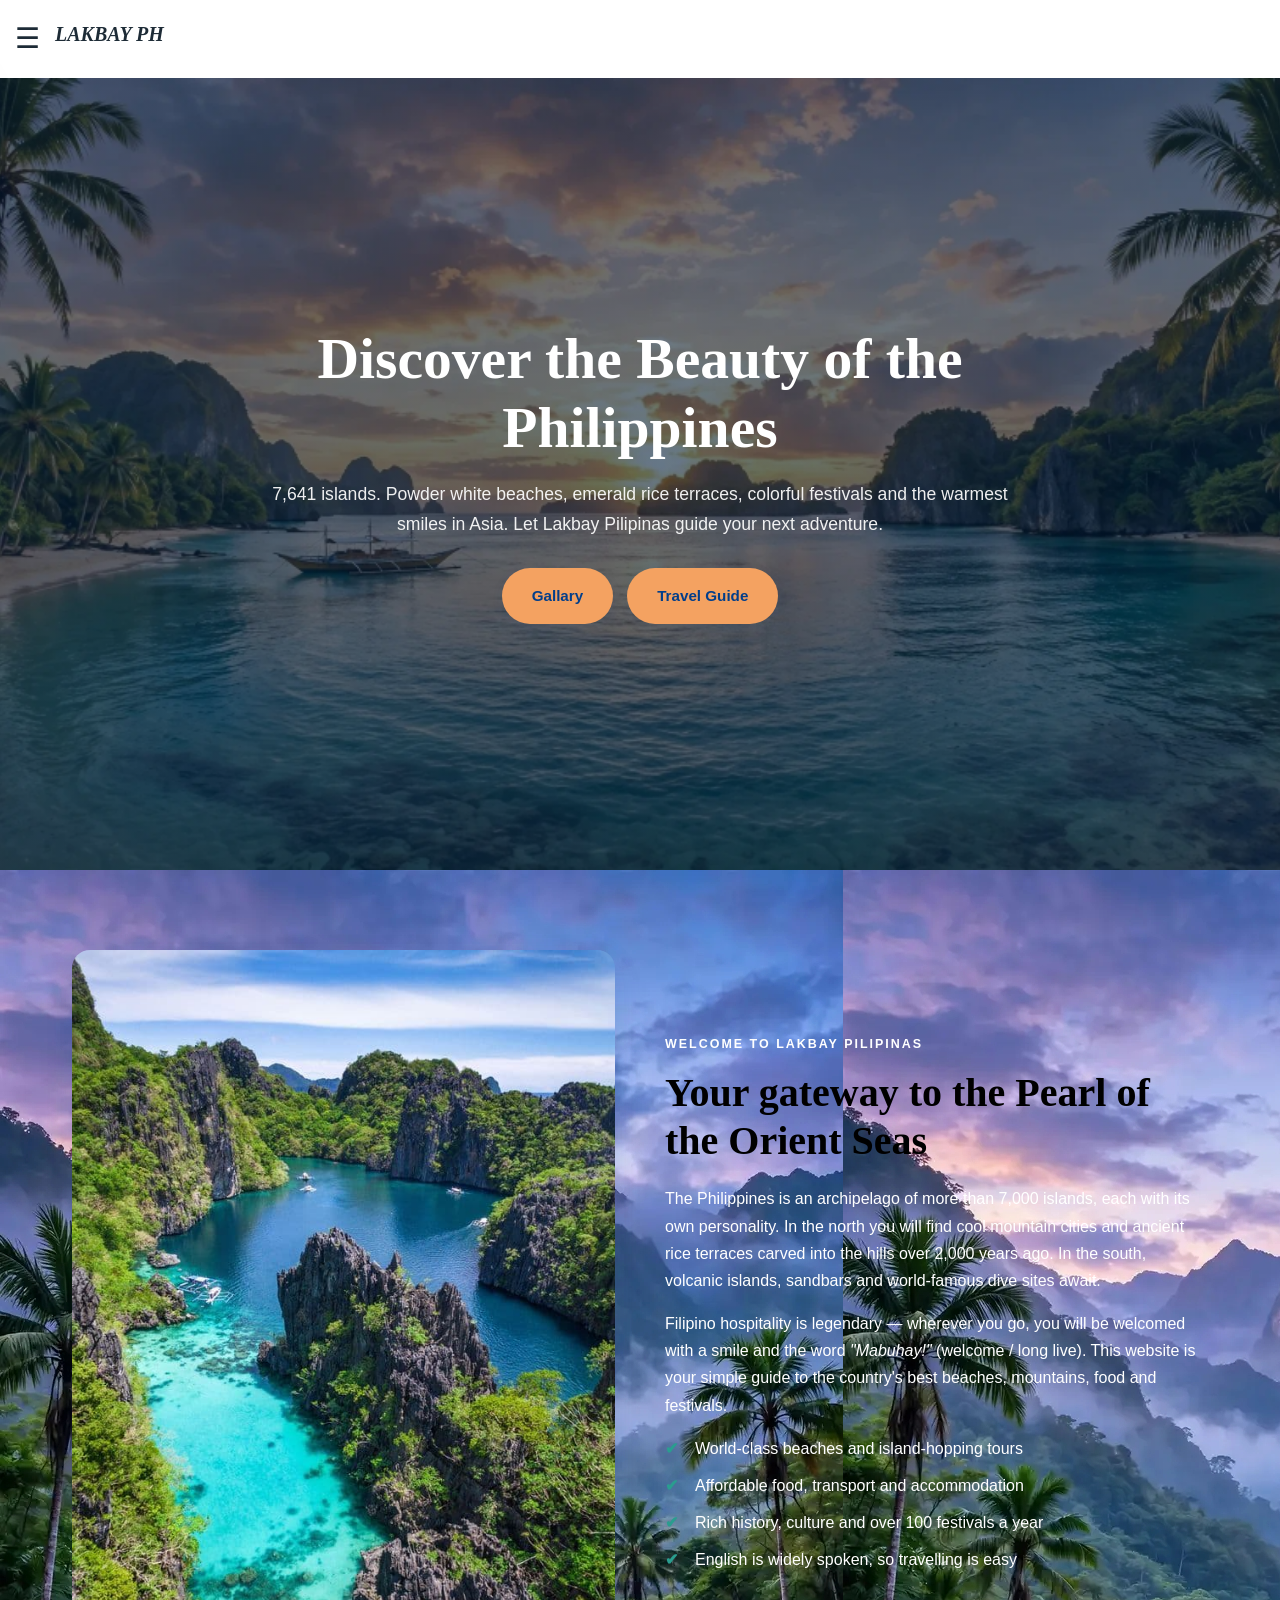
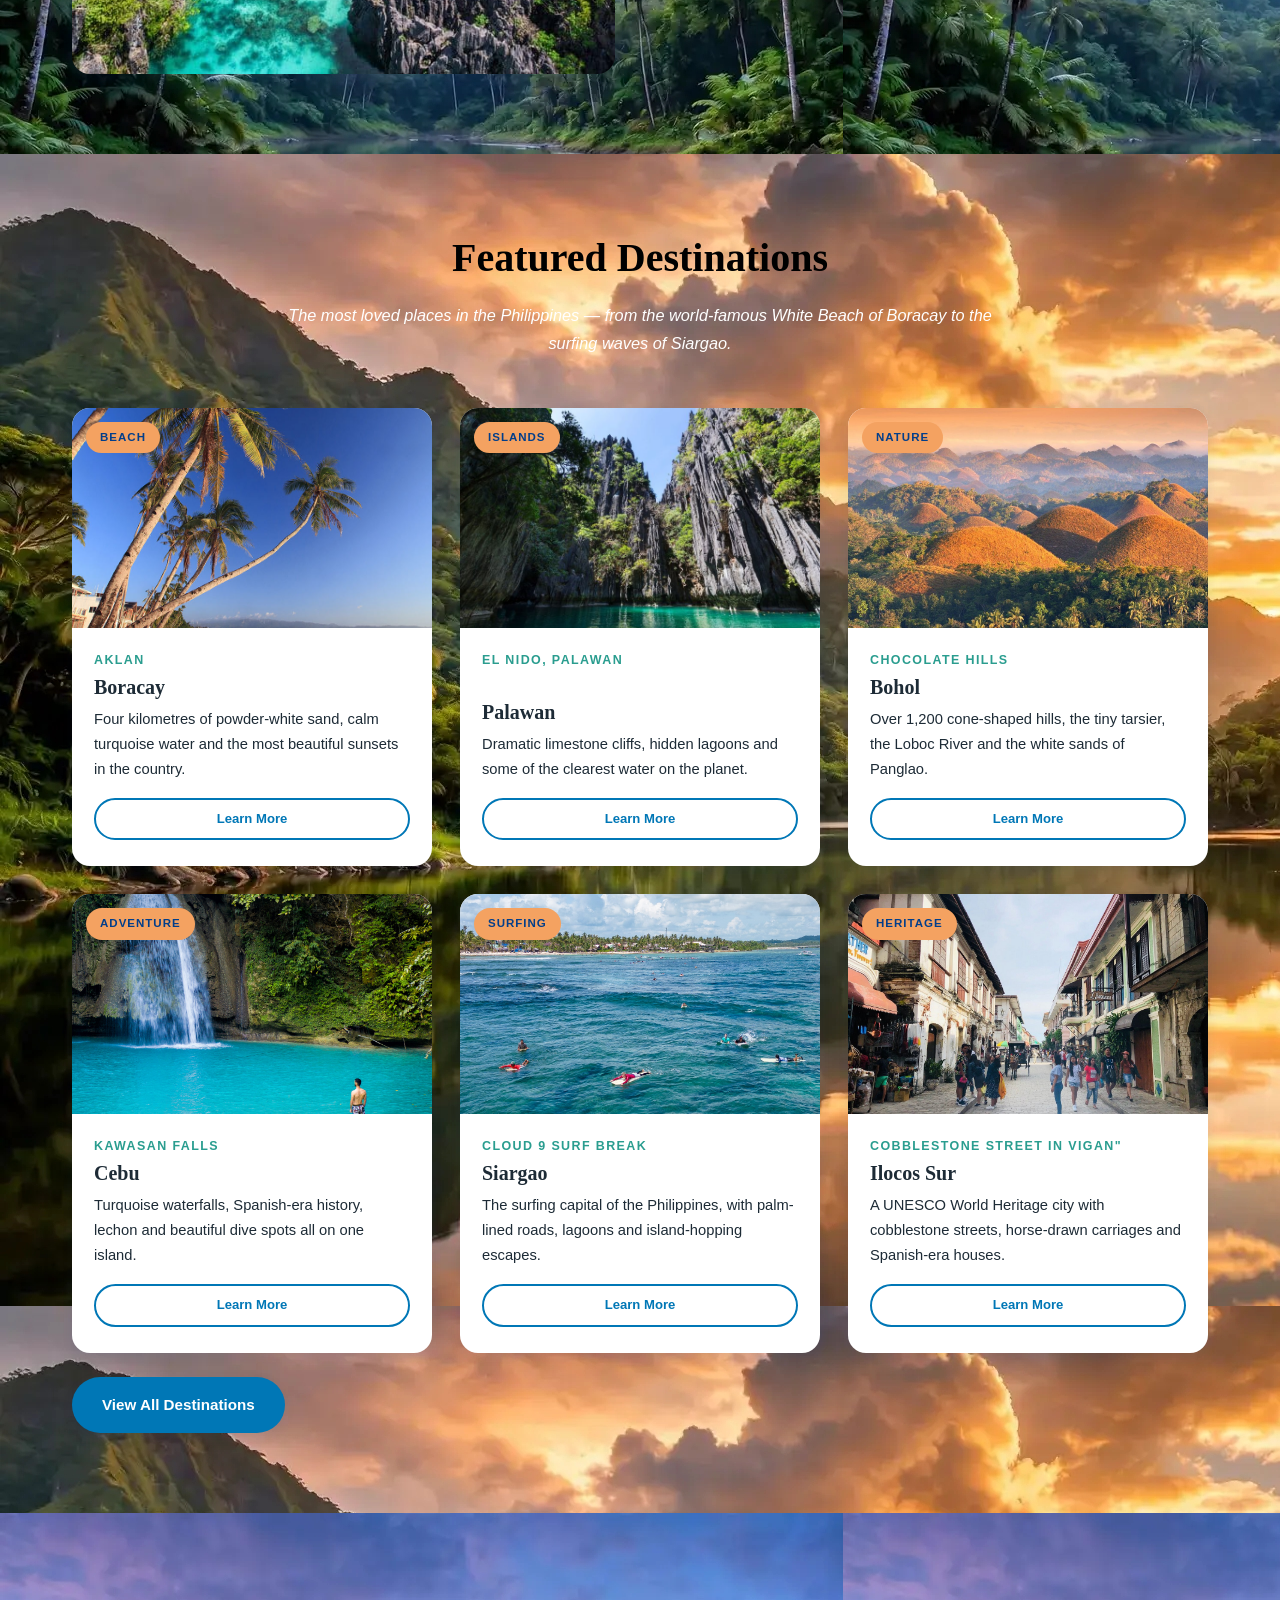
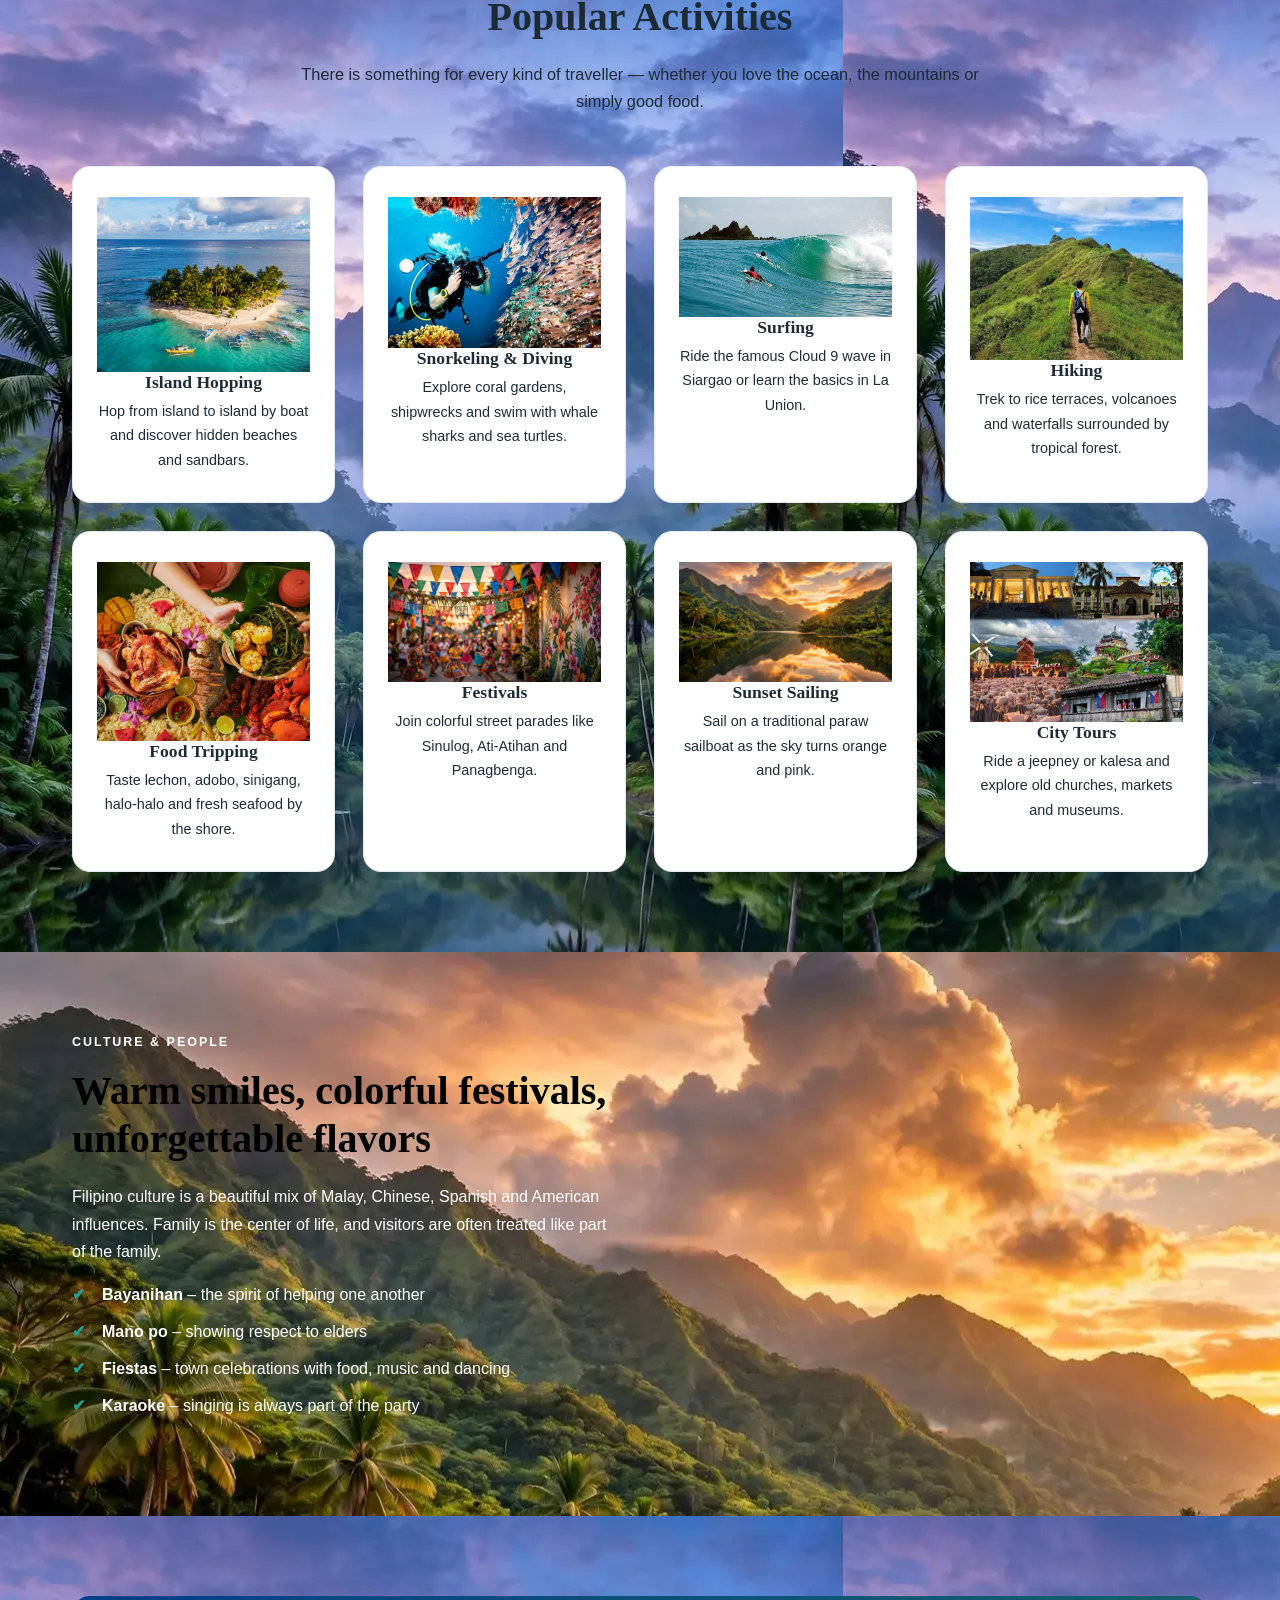
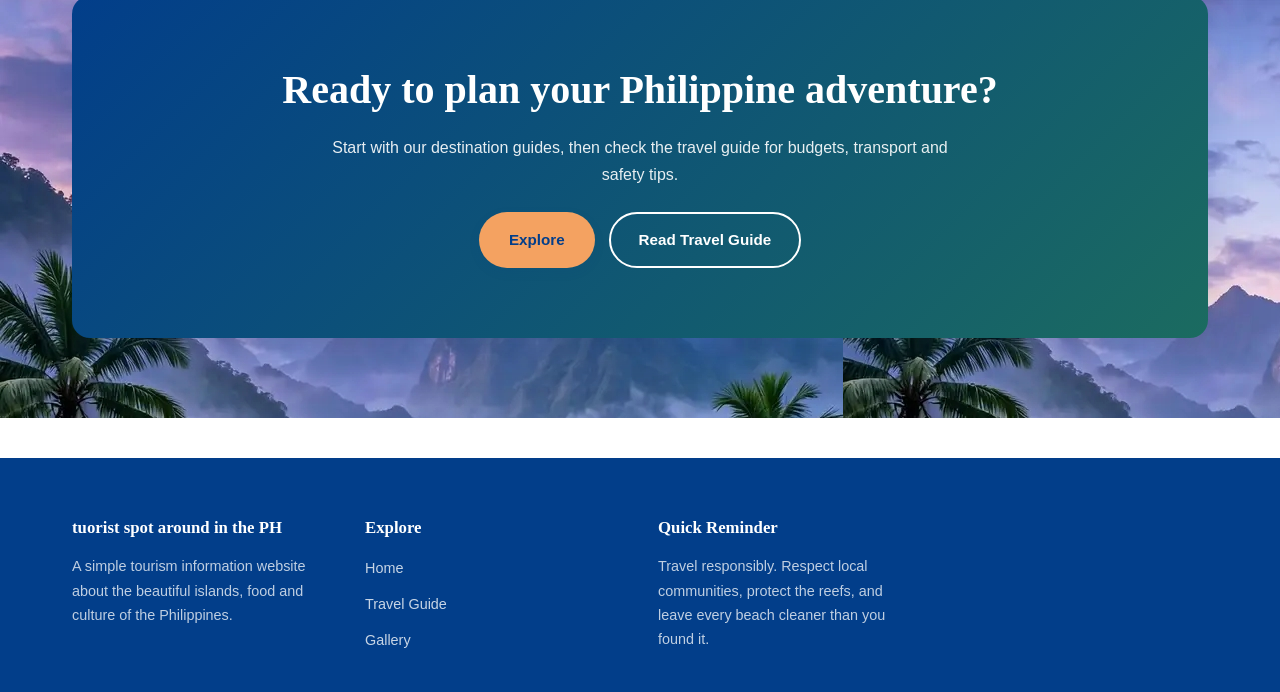
<file: index.html>
<!DOCTYPE html>
<html lang="en">
<head>
  <meta charset="UTF-8">
  <meta name="viewport" content="width=device-width, initial-scale=1.0">
  <title>Lakbay Pilipinas – Discover the Beauty of the Philippines</title>
  <meta name="description" content="Lakbay Pilipinas is a tourism information website featuring the best destinations, food, culture and travel tips in the Philippines.">

  
  
  <link rel="stylesheet" href="style.css"">
</head>
  <body>
  
    <nav class="navbar">
  
  <input type="checkbox" id="menu-check">
  <label for="menu-check" class="menu-icon">☰</label>
  
  <h3><i>LAKBAY PH</i></h3>

  
  <div class="side-menu">
    <a href="index.html">HOME</a>
    <a href="gallary.html">GALLARY</a>
    <a href="guide.html">GUIDE</a>
  </div>
</nav>

  
  <section class="hero">
    <div class="container hero-inner">
      <h1>Discover the Beauty of the Philippines</h1>
      <p>
        7,641 islands. Powder white beaches, emerald rice terraces, colorful festivals
        and the warmest smiles in Asia. Let Lakbay Pilipinas guide your next adventure.
      </p>
      <div class="btn-row">
        <a href="gallary.html" class="btn btn-primary">Gallary</a>
        <a href="guide.html" class="btn btn-primary">Travel Guide</a>
      </div>
    </div>
  </section>

 
  <section class="section">
    <div class="container split">

      <div class="split-media">
        <img src="lagoon.jpg" alt="A tropical island in the Philippines with turquoise water">
      </div>

      <div class="split-text stack">
        <p class="eyebrow">Welcome to Lakbay Pilipinas</p>
        <h2 style="color:black">Your gateway to the Pearl of the Orient Seas</h2>
        <p style="color:white">
          The Philippines is an archipelago of more than 7,000 islands, each with its own
          personality. In the north you will find cool mountain cities and ancient rice
          terraces carved into the hills over 2,000 years ago. In the south, volcanic
          islands, sandbars and world-famous dive sites await.
        </p>
        <p style="color:white">
          Filipino hospitality is legendary — wherever you go, you will be welcomed with a
          smile and the word <em>"Mabuhay!"</em> (welcome / long live). This website is your
          simple guide to the country's best beaches, mountains, food and festivals.
        </p>
        <ul class="check-list">
          <li style="color:white">World-class beaches and island-hopping tours</li>
          <li style="color:white">Affordable food, transport and accommodation</li>
          <li style="color:white">Rich history, culture and over 100 festivals a year</li>
          <li style="color:white">English is widely spoken, so travelling is easy</li>
        </ul>
        
      </div>

    </div>
  </section>

  
  <section class="section section-alt">
    <div class="container">

      <div class="section-head">
        <h2 style="color:black">Featured Destinations</h2>
        <p style="color:white"><i>The most loved places in the Philippines — from the world-famous White Beach of Boracay to the surfing waves of Siargao.</i></p>
      </div>
      <div class="grid grid-3">

    
        <article class="card">
          <div class="card-img">
            <span class="card-tag">Beach</span>
            <img src="boracay.jpg" alt="White Beach in Boracay, Aklan">
          </div>
          <div class="card-body">
            <p class="loc">Aklan</p>
            <h3>Boracay</h3>
            <p>Four kilometres of powder-white sand, calm turquoise water and the most beautiful sunsets in the country.</p>
            <a href="https://en.wikipedia.org/wiki/Boracay#" class="btn btn-ghost btn-sm">Learn More</a>
          </div>
        </article>

       
        <article class="card">
          <div class="card-img">
            <span class="card-tag">Islands</span>
            <img src="stone.jpg" alt="Limestone cliffs and lagoons in El Nido, Palawan">
          </div>
          <div class="card-body">
            <p class="loc">El Nido, Palawan</p>
            <h3>Palawan</h3>
            <p>Dramatic limestone cliffs, hidden lagoons and some of the clearest water on the planet.</p>
            <a href="https://en.wikipedia.org/wiki/El_Nido,_Palawan" class="btn btn-ghost btn-sm">Learn More</a>
          </div>
        </article>

       
        <article class="card">
          <div class="card-img">
            <span class="card-tag">Nature</span>
            <img src="bohol.jpg" alt="The Chocolate Hills of Bohol">
          </div>
          <div class="card-body">
            <p class="loc">Chocolate Hills</p>
            <h3>Bohol</h3>
            <p>Over 1,200 cone-shaped hills, the tiny tarsier, the Loboc River and the white sands of Panglao.</p>
            <a href="https://en.wikipedia.org/wiki/Chocolate_Hills" class="btn btn-ghost btn-sm">Learn More</a>
          </div>
        </article>

       
        <article class="card">
          <div class="card-img">
            <span class="card-tag">Adventure</span>
            <img src="kawasan.png" alt="Kawasan Falls in Cebu">
          </div>
          <div class="card-body">
            <p class="loc">Kawasan Falls</p>
            <h3>Cebu</h3>
            <p>Turquoise waterfalls, Spanish-era history, lechon and beautiful dive spots all on one island.</p>
            <a href="https://en.wikipedia.org/wiki/Kawasan_Falls" class="btn btn-ghost btn-sm">Learn More</a>
          </div>
        </article>

        
        <article class="card">
          <div class="card-img">
            <span class="card-tag">Surfing</span>
            <img src="surfing.jpg" alt="Cloud 9 surf break in Siargao">
          </div>
          <div class="card-body">
            <p class="loc">Cloud 9 surf break </p>
            <h3>Siargao</h3>
            <p>The surfing capital of the Philippines, with palm-lined roads, lagoons and island-hopping escapes.</p>
            <a href="https://en.wikipedia.org/wiki/Siargao" class="btn btn-ghost btn-sm">Learn More</a>
          </div>
        </article>

        
        <article class="card">
          <div class="card-img">
            <span class="card-tag">Heritage</span>
            <img src="vigen.jpg" alt="Cobblestone street in Vigan, Ilocos Sur">
          </div>
          <div class="card-body">
            <p class="loc">Cobblestone street in Vigan"</p>
            <h3>Ilocos Sur</h3>
            <p>A UNESCO World Heritage city with cobblestone streets, horse-drawn carriages and Spanish-era houses.</p>
            <a href="https://en.wikipedia.org/wiki/Vigan" class="btn btn-ghost btn-sm">Learn More</a>
          </div>
        </article>

      </div>

      <div class="btn-row">
        <a href="https://www.traveloka.com/en-ph/explore/destination/tourist-spots-37-hidden-tourist-spots-philippines/63720" class="btn btn-ocean">View All Destinations</a>
      </div>

    </div>
  </section>

  <section class="section">
    <div class="container">

      <div class="section-head">
        <h2>Popular Activities</h2>
        <p>There is something for every kind of traveller — whether you love the ocean, the mountains or simply good food.</p>
      </div>

      <div class="grid grid-4">
        <article class="activity">
          <img src="p5.jpg">
          <h3>Island Hopping</h3>
          <p>Hop from island to island by boat and discover hidden beaches and sandbars.</p>
        </article>

        <article class="activity">
          <img src="b1.jpg">
          <h3>Snorkeling &amp; Diving</h3>
          <p>Explore coral gardens, shipwrecks and swim with whale sharks and sea turtles.</p>
        </article>

        <article class="activity">
          <img src="b2.jpg">
          <h3>Surfing</h3>
          <p>Ride the famous Cloud 9 wave in Siargao or learn the basics in La Union.</p>
        </article>

        <article class="activity">
          <img src="b3.jpg">
          <h3>Hiking</h3>
          <p>Trek to rice terraces, volcanoes and waterfalls surrounded by tropical forest.</p>
        </article>

        <article class="activity">
          <img src="b4.jpg">
          <h3>Food Tripping</h3>
          <p>Taste lechon, adobo, sinigang, halo-halo and fresh seafood by the shore.</p>
        </article>

        <article class="activity">
          <img src="b10.jpg">
          <h3>Festivals</h3>
          <p>Join colorful street parades like Sinulog, Ati-Atihan and Panagbenga.</p>
        </article>

        <article class="activity">
          <img src="b6.jpg">
          <h3>Sunset Sailing</h3>
          <p>Sail on a traditional paraw sailboat as the sky turns orange and pink.</p>
        </article>

        <article class="activity">
          <img src="b7.jpg">
          <h3>City Tours</h3>
          <p>Ride a jeepney or kalesa and explore old churches, markets and museums.</p>
        </article>
      </div>

    </div>
  </section>

  <section class="section section-alt">
    <div class="container split">

      <div class="split-text stack">
        <p class="eyebrow">Culture &amp; People</p>
        <h2 style="color:black">Warm smiles, colorful festivals, unforgettable flavors</h2>
        <p style="color:white">
          Filipino culture is a beautiful mix of Malay, Chinese, Spanish and American
          influences. Family is the center of life, and visitors are often treated like
          part of the family.
        </p>
        
        <ul class="check-list">
          <li style="color:white"><strong>Bayanihan</strong> – the spirit of helping one another</li>
          <li style="color:white"><strong>Mano po</strong> – showing respect to elders</li>
          <li style="color:white"><strong>Fiestas</strong> – town celebrations with food, music and dancing</li>
          <li style="color:white"><strong>Karaoke</strong> – singing is always part of the party</li>
        </ul>
      </div>

      

    </div>
  </section>

  
  <section class="section">
    <div class="container">
      <div class="cta">
        <h2>Ready to plan your Philippine adventure?</h2>
        <p>Start with our destination guides, then check the travel guide for budgets, transport and safety tips.</p>
        <div class="btn-row">
          <a href="" class="btn btn-primary">Explore</a>
          <a href="guide.html" class="btn btn-outline">Read Travel Guide</a>
        </div>
      </div>
    </div>
  </section>

  
  <footer class="site-footer">
    <div class="container">
      <div class="footer-grid">

        <div>
          <h4>tuorist spot around in the PH</h4>
          <p>A simple tourism information website about the beautiful islands, food and culture of the Philippines.</p>
        </div>


        <div>
          <h4>Explore</h4>
          <ul>
            <li><a href="index.html">Home</a></li>
            <li><a href="guide.html">Travel Guide</a></li>
            <li><a href="gallary.html">Gallery</a></li>
          </ul>
        </div>

        <div>
          <h4>Quick Reminder</h4>
          <p>Travel responsibly. Respect local communities, protect the reefs, and leave every beach cleaner than you found it.</p>
        </div>
      </div>

  
    </div>
  </footer>

</body>
</html>
</file>
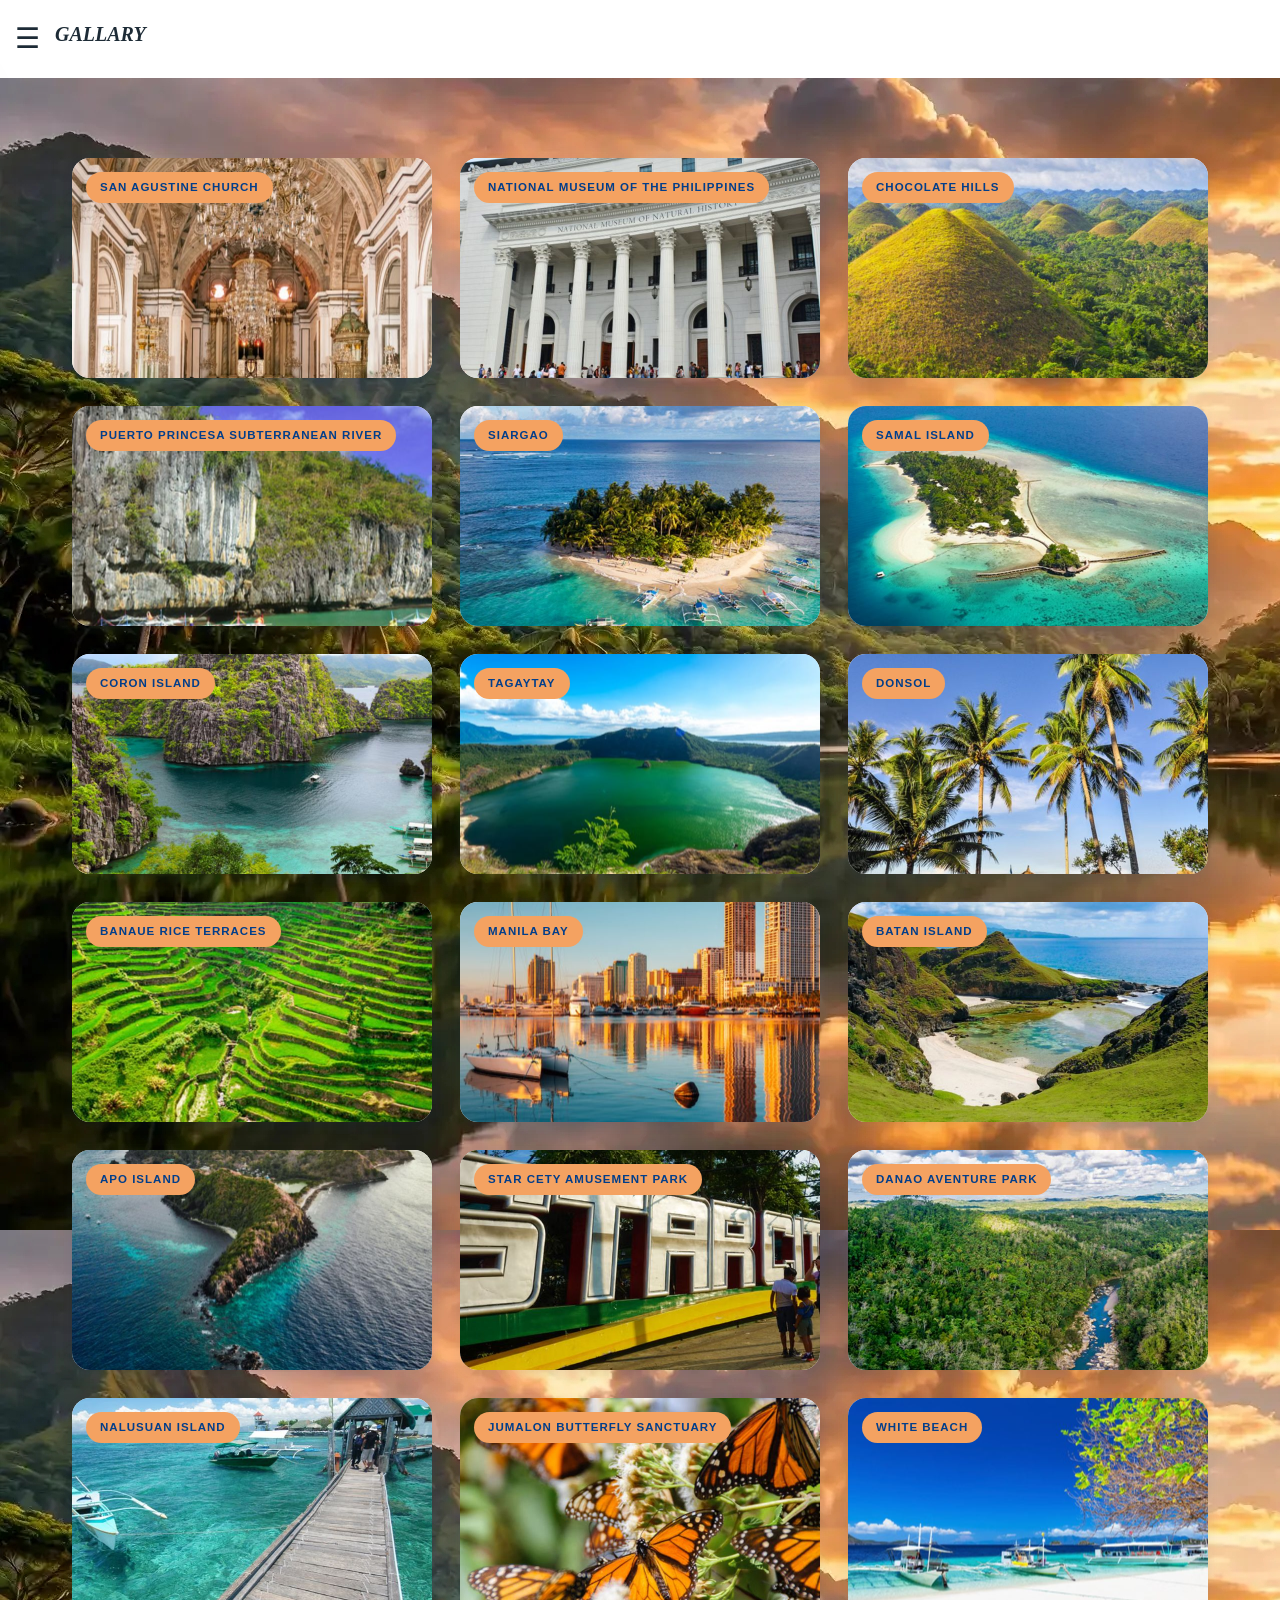
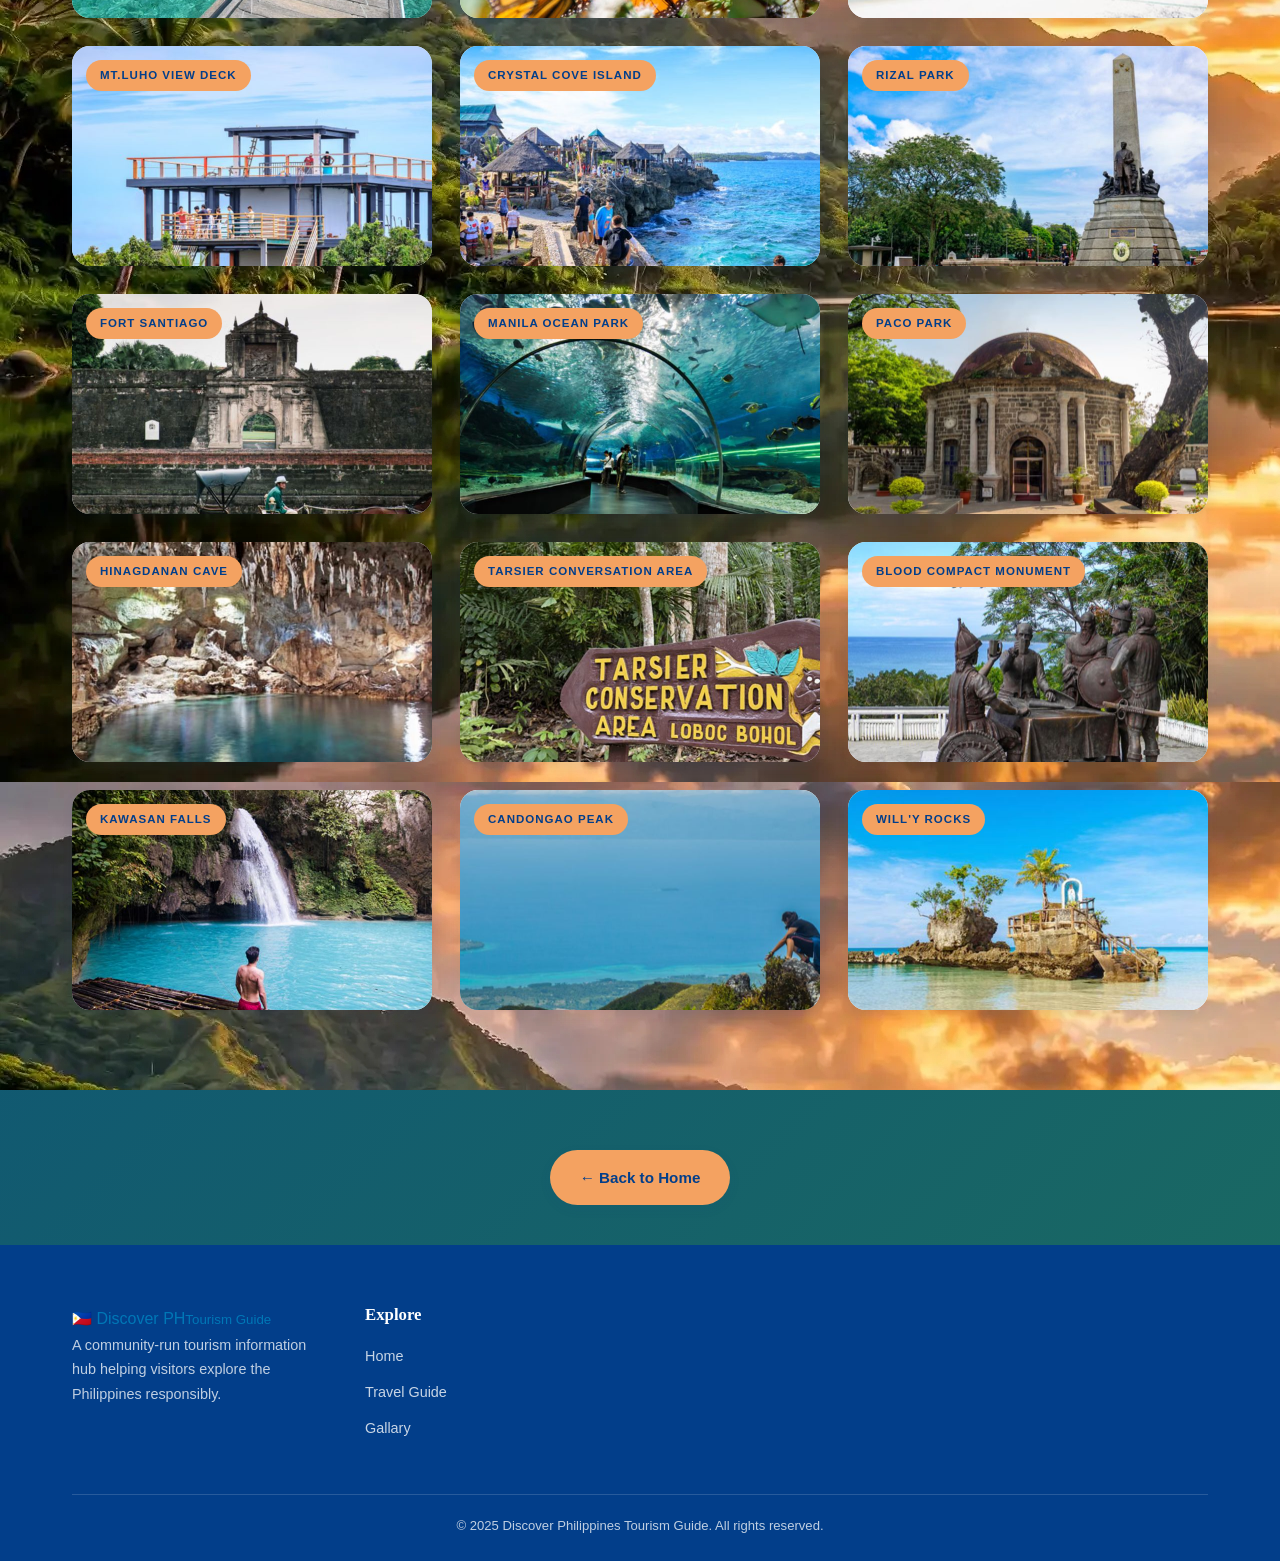
<file: gallary.html>
<!DOCTYPE html>

<html>
<head>
   <meta charset="UTF-8">
  <meta name="viewport" content="width=device-width, initial-scale=1.0">
  <title>Gallary</title>
  <link rel="stylesheet" href="style.css"">
  
</head>
<style>
body{
  background: linear-gradient(135deg, var(--ocean-dark), var(--green-dark));
  box-shadow: var(--shadow-lg);
  
}
</style>
<body>
  <nav class="navbar">
  
  <input type="checkbox" id="menu-check">
  <label for="menu-check" class="menu-icon">☰</label>
  
  <h3><i>GALLARY</i></h3>

  
  <div class="side-menu">
    <a href="index.html">HOME</a>
    <a href="gallary.html">GALLARY</a>
    <a href="guide.html">GUIDE</a>
  </div>
</nav>
  
  <section class="section section-alt">
    <div class="container">
      <div class="grid grid-3">
   <article class="card">
          <div class="card-img">
            <span class="card-tag">San Agustine Church</span>
            <img src="p1.jpg" >
          </div>
          
        </article>
  
     <article class="card">
          <div class="card-img">
            <span class="card-tag">National Museum of the Philippines</span>
            <img src="p2.jpg" >
          </div>
        </article>
   
    <article class="card">
          <div class="card-img">
            <span class="card-tag">Chocolate Hills</span>
            <img src="p3.jpg">
           </div>
        </article>
  
   <article class="card">
          <div class="card-img">
            <span class="card-tag">Puerto Princesa Subterranean River</span>
            <img src="p4.jpg">
          </div>
        </article>
   
   <article class="card">
          <div class="card-img">
            <span class="card-tag">Siargao</span>
            <img src="p5.jpg">
          </div>
        </article>
  
   <article class="card">
          <div class="card-img">
            <span class="card-tag">Samal Island</span>
            <img src="p6.jpg">
          </div>
        </article>
  
   <article class="card">
          <div class="card-img">
            <span class="card-tag">Coron Island</span>
            <img src="p7.jpg">
          </div>
        </article>
  
  <article class="card">
          <div class="card-img">
            <span class="card-tag">Tagaytay</span>
            <img src="p8.jpg">
          </div>
        </article>
  
  <article class="card">
          <div class="card-img">
            <span class="card-tag">Donsol</span>
            <img src="p9.jpg">
          </div>
        </article>
  
   <article class="card">
          <div class="card-img">
            <span class="card-tag">Banaue Rice Terraces</span>
            <img src="p10.jpg">
          </div>
        </article>
  
   <article class="card">
          <div class="card-img">
            <span class="card-tag">Manila Bay</span>
            <img src="p11.jpg">
          </div>
        </article>
  
   <article class="card">
          <div class="card-img">
            <span class="card-tag">Batan Island</span>
            <img src="p12.jpg">
          </div>
        </article>
  
   <article class="card">
          <div class="card-img">
            <span class="card-tag">Apo Island</span>
            <img src="p13.jpg">
          </div>
        </article>
  
   <article class="card">
          <div class="card-img">
            <span class="card-tag">Star Cety Amusement Park</span>
            <img src="p14.jpg">
          </div>
        </article>
  
   <article class="card">
          <div class="card-img">
            <span class="card-tag">Danao Aventure Park</span>
            <img src="p15.jpg">
          </div>
        </article>
  
   <article class="card">
          <div class="card-img">
            <span class="card-tag">Nalusuan Island</span>
            <img src="p16.jpg">
          </div>
        </article>
  
   <article class="card">
          <div class="card-img">
            <span class="card-tag">Jumalon Butterfly  Sanctuary</span>
            <img src="p17.jpg">
          </div>
        </article>
  
   <article class="card">
          <div class="card-img">
            <span class="card-tag">White beach</span>
            <img src="p18.jpg">
          </div>
        </article>
  
   <article class="card">
          <div class="card-img">
            <span class="card-tag">Mt.Luho View Deck</span>
            <img src="p19.jpg">
          </div>
        </article>
  
   <article class="card">
          <div class="card-img">
            <span class="card-tag">Crystal Cove Island</span>
            <img src="p20.jpg">
          </div>
        </article>

  <article class="card">
          <div class="card-img">
            <span class="card-tag">Rizal Park</span>
            <img src="p21.jpg" >
          </div>
          
        </article>
  
     <article class="card">
          <div class="card-img">
            <span class="card-tag">Fort Santiago</span>
            <img src="p22.jpg" >
          </div>
        </article>
   
    <article class="card">
          <div class="card-img">
            <span class="card-tag">Manila Ocean Park</span>
            <img src="p23.jpg">
           </div>
        </article>
  
   <article class="card">
          <div class="card-img">
            <span class="card-tag">Paco Park</span>
            <img src="p24.jpg">
          </div>
        </article>
   
   <article class="card">
          <div class="card-img">
            <span class="card-tag">Hinagdanan Cave</span>
            <img src="p25.jpg">
          </div>
        </article>
  
   <article class="card">
          <div class="card-img">
            <span class="card-tag">Tarsier Conversation Area</span>
            <img src="p26.jpg">
          </div>
        </article>
  
   <article class="card">
          <div class="card-img">
            <span class="card-tag">Blood Compact Monument</span>
            <img src="p27.jpg">
          </div>
        </article>
  
  <article class="card">
          <div class="card-img">
            <span class="card-tag">Kawasan Falls</span>
            <img src="p28.jpg">
          </div>
        </article>
  
  <article class="card">
          <div class="card-img">
            <span class="card-tag">Candongao Peak</span>
            <img src="p29.jpg">
          </div>
        </article>
  
   <article class="card">
          <div class="card-img">
            <span class="card-tag">Will'y Rocks</span>
            <img src="p30.jpg">
          </div>
        </article>
</div>
</div>
  </section>
  
  
   

  <div style="text-align: center; margin-top: 60px;">
        <a href="index.html" class="btn btn-primary">← Back to Home</a>
      </div>
   
   <footer class="site-footer">
    <div class="container">
      <div class="footer-grid">
        <div class="footer-brand">
          <a href="index.html" class="logo">
            <span class="logo-mark">🇵🇭</span>
            <span>Discover PH<small>Tourism Guide</small></span>
          </a>
          <p>A community-run tourism information hub helping visitors explore the Philippines responsibly.</p>
        </div>
        
        <div>
          <h4>Explore</h4>
          <ul>
            <li><a href="index.html">Home</a></li>
            <li><a href="guide.html">Travel Guide</a></li>
            <li><a href="gallary.html">Gallary</a></li>
          </ul>
        </div>
        
      </div>
      <div class="footer-bottom">
        <p>© 2025 Discover Philippines Tourism Guide. All rights reserved.</p>
      </div>
    
    </div>
  </footer>
  
</body>
</html>
</file>
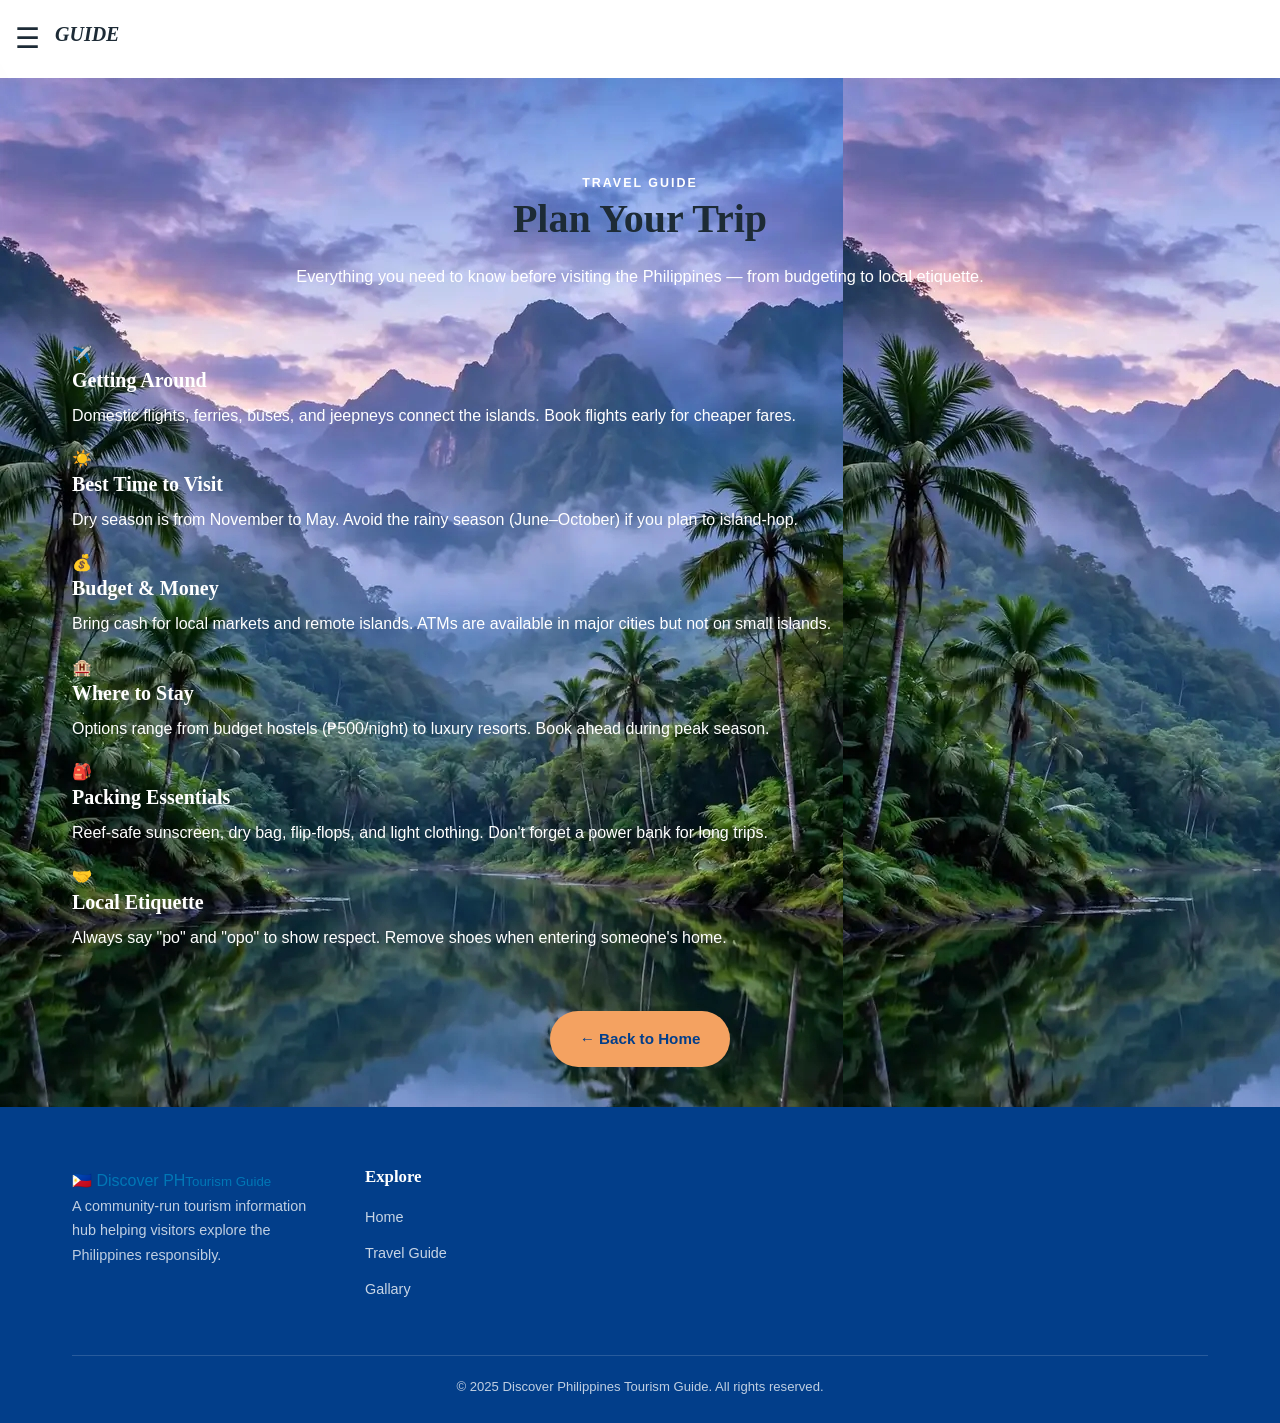
<file: guide.html>
<!DOCTYPE html>
<html lang="en">
<head>
  <meta charset="UTF-8" />
  <meta name="viewport" content="width=device-width, initial-scale=1.0" />
  <title>Travel Guide - Discover PH</title>
  <link rel="stylesheet" href="style.css" />
</head>
<style>
  body{
  background: url(b66.jpg);
}
</style>
<body>
<nav class="navbar">
  <!-- Ito yung sikreto -->
  <input type="checkbox" id="menu-check">
  <label for="menu-check" class="menu-icon">☰</label>
  
  <h3><i>GUIDE</i></h3>

  <!-- Menu na lalabas -->
  <div class="side-menu">
    <a href="index.html">HOME</a>
    <a href="gallary.html">GALLARY</a>
    <a href="guide.html">GUIDE</a>
  </div>
</nav>

  <div class="man">
  <main style="padding-top: 90px;">
    <div class="container">
      <div class="section-head center">
        <span class="eyebrow">Travel Guide</span>
        <h2>Plan Your Trip</h2>
        <p style="color:white">Everything you need to know before visiting the Philippines — from budgeting to local etiquette.</p>
      </div>

      
      <div class="features-grid">
        <div class="feature">
          <div class="icon">✈️</div>
          <h3 style="color:white">Getting Around</h3>
          <p style="color:white">Domestic flights, ferries, buses, and jeepneys connect the islands. Book flights early for cheaper fares.</p>
        </div>
        <div class="feature">
          <div class="icon">☀️</div>
          <h3 style="color:white">Best Time to Visit</h3>
          <p style="color:white">Dry season is from November to May. Avoid the rainy season (June–October) if you plan to island-hop.</p>
        </div>
        <div class="feature">
          <div class="icon">💰</div>
          <h3 style="color:white">Budget &amp; Money</h3>
          <p style="color:white">Bring cash for local markets and remote islands. ATMs are available in major cities but not on small islands.</p>
        </div>
        <div class="feature">
          <div class="icon">🏨</div>
          <h3 style="color:white">Where to Stay</h3>
          <p style="color:white">Options range from budget hostels (₱500/night) to luxury resorts. Book ahead during peak season.</p>
        </div>
        <div class="feature">
          <div class="icon">🎒</div>
          <h3 style="color:white">Packing Essentials</h3>
          <p style="color:white">Reef-safe sunscreen, dry bag, flip-flops, and light clothing. Don't forget a power bank for long trips.</p>
        </div>
        <div class="feature">
          <div class="icon">🤝</div>
          <h3 style="color:white">Local Etiquette</h3>
          <p style="color:white">Always say "po" and "opo" to show respect. Remove shoes when entering someone's home.</p>
        </div>
      </div>

      
      <div style="text-align: center; margin-top: 60px;">
        <a href="index.html" class="btn btn-primary">← Back to Home</a>
      </div>
    </div>
  </main>
    </div>

  
  <footer class="site-footer">
    <div class="container">
      <div class="footer-grid">
        <div class="footer-brand">
          <a href="index.html" class="logo">
            <span class="logo-mark">🇵🇭</span>
            <span>Discover PH<small>Tourism Guide</small></span>
          </a>
          <p>A community-run tourism information hub helping visitors explore the Philippines responsibly.</p>
        </div>
        
        <div>
          <h4>Explore</h4>
          <ul>
            <li><a href="index.html">Home</a></li>
            <li><a href="guide.html">Travel Guide</a></li>
            <li><a href="gallary.html">Gallary</a></li>
          </ul>
        </div>
        
      </div>
      <div class="footer-bottom">
        <p>© 2025 Discover Philippines Tourism Guide. All rights reserved.</p>
      </div>
    </div>
  </footer>

</body>
</html>
</file>
<file: style.css>
:root {
  --ocean: #0077b6;
  --ocean-dark: #023e8a;
  --ocean-light: #caf0f8;
  --green: #2a9d8f;
  --green-dark: #1b6b60;
  --sand: #fdf6ec;
  --gold: #f4a261;
  --gold-dark: #e76f51;
  --white: #ffffff;
  --text: #1d2b36;
  --text-soft: #5a6b78;
  --border: #e3e8ee;
  --shadow-sm: 0 4px 12px rgba(2, 62, 138, 0.08);
  --shadow-md: 0 10px 28px rgba(2, 62, 138, 0.12);
  --shadow-lg: 0 20px 48px rgba(2, 62, 138, 0.18);
  --radius: 18px;
  --radius-sm: 12px;
  --transition: 0.3s ease;
  --max-width: 1180px;
}

* {
  margin: 0;
  padding: 0;
  box-sizing: border-box;
}

html {
  scroll-behavior: smooth;
}

body {
  font-family: 'Poppins', Arial, sans-serif;
  font-size: 16px;
  line-height: 1.7;
  color: var(--text);
  background: white;
}

img {
  max-width: 100%;
  display: block;
  height: auto;
}

a {
  color: var(--ocean);
  text-decoration: none;
  transition: color var(--transition);
}

a:hover {
  color: var(--ocean-dark);
}

ul {
  list-style: none;
}

.navbar {
  position: relative;
  z-index: 100;
  background-color: var(--white);
  padding: 15px;
  display: flex;
  align-items: center;
  gap: 15px;
}


#menu-check {
  display: none;
}

.menu-icon {
  font-size: 28px;
  cursor: pointer;
  z-index: 101; 
}


.side-menu {
  position: fixed; 
  top: 60px;
  left: -250px;
  width: 220px;
  background-color: var(--white);
  z-index: 999; 
  box-shadow: var(--shadow-lg);
  border-radius: var(--radius);
  padding: 15px;
  display: flex;
  flex-direction: column;
  gap: 12px;
  transition: 0.3s ease;
}

.side-menu a {
  text-decoration: none;
  color: var(--text);
  padding: 10px;
  border-radius: 8px;
  background-color: var(--ocean-light);
}

.side-menu a:hover {
  background-color: var(--sand);
}


#menu-check:checked ~ .side-menu {
  left: 10px;
}


.hero {
  position: relative;
  z-index: 1;
}
h3{
  font-family: 'Playfair Display', Georgia, serif;
  line-height: 1.2;
  color: var(ocean-dark);
  margin-bottom: 0.5em;
}

h1, h2,h4{
  font-family: 'Playfair Display', Georgia, serif;
  line-height: 1.2;
  color: var(white);
  margin-bottom: 0.5em;
}

h1 { font-size: clamp(2.2rem, 5vw, 3.6rem); }
h2 { font-size: clamp(1.7rem, 3.5vw, 2.5rem); }
h3 { font-size: 1.25rem; }

p {
  margin-bottom: 1rem;
  color: var(white);
}

.eyebrow {
  text-transform: uppercase;
  letter-spacing: 2px;
  font-size: 0.78rem;
  font-weight: 600;
  color: var(--white);
  margin-bottom: 0.4rem;
}

.container {
  width: 100%;
  max-width: var(--max-width);
  margin: 0 auto;
  padding: 0 22px;
}


.section {
  padding: 80px 0;
  background: url(b66.jpg);
  

}

.section-alt {
  background: url(b6.jpg);
}

.section-head {
  text-align: center;
  max-width: 720px;
  margin: 0 auto 50px;
}

.section-head p {
  font-size: 1.02rem;
}


.btn {
  display: inline-block;
  padding: 13px 28px;
  border-radius: 50px;
  font-weight: 600;
  font-size: 0.95rem;
  border: 2px solid transparent;
  cursor: pointer;
  transition: all var(--transition);
  text-align: center;
  color: var(white);
  
}

.btn-primary {
  background: var(--gold);
  color: var(--ocean-dark);
  box-shadow: var(--shadow-sm);
}
.btn-primary:hover {
  background: var(--gold-dark);
  color: var(--white);
  transform: translateY(-3px);
  box-shadow: var(--shadow-md);
}

.btn-ocean {
  background: var(--ocean);
  color: var(--white);
  box-shadow: var(--shadow-sm);
}
.btn-ocean:hover {
  background: var(--ocean-dark);
  color: var(--white);
  transform: translateY(-3px);
}

.btn-outline {
  background: transparent;
  color: var(--white);
  border-color: var(--white);
}
.btn-outline:hover {
  background: var(--white);
  color: var(--ocean-dark);
  transform: translateY(-3px);
}

.btn-ghost {
  background: transparent;
  color: var(--ocean);
  border-color: var(--ocean);
  padding: 9px 22px;
  font-size: 0.88rem;
}
.btn-ghost:hover {
  background: var(--ocean);
  color: var(--white);
}

.btn-sm {
  padding: 8px 18px;
  font-size: 0.82rem;
}

.btn-row {
  display: flex;
  flex-wrap: wrap;
  gap: 14px;
  margin-top: 24px;
}
.site-header {
  position: sticky;
  top: 0;
  z-index: 100;
  background: rgba(255, 255, 255, 0.96);
  backdrop-filter: blur(8px);
  box-shadow: var(--shadow-sm);
}

.nav-bar {
  display: flex;
  align-items: center;
  justify-content: space-between;
  gap: 20px;
  padding-top: 14px;
  padding-bottom: 14px;
}


.hero {
  position: relative;
  min-height: 88vh;
  display: flex;
  align-items: center;
  color: var(--white);
  text-align: center;
  background:
    linear-gradient(rgba(2, 30, 60, 0.55), rgba(2, 30, 60, 0.65)),
    url(back.jpg) center/cover no-repeat;

}

.hero-inner {
  max-width: 820px;
}

.hero h1 {
  color: var(--white);
  margin-bottom: 18px;
}

.hero p {
  color: rgba(255, 255, 255, 0.92);
  font-size: 1.1rem;
  margin-bottom: 28px;
}
.brand{ margin:10; padding:10; 
  background-color: dimgrey;
  font-weight: 1000;
  font-size: 0.99rem;
}
 
body { font-family: Arial; }



}
.badge {
  display: inline-block;
  background: var(--gold);
  color: var(--ocean-dark);
  font-weight: 600;
  font-size: 0.78rem;
  letter-spacing: 1.5px;
  text-transform: uppercase;
  padding: 8px 18px;
  border-radius: 50px;
  margin-bottom: 22px;
}

.hero .btn-row {
  justify-content: center;
}

.split {
  display: grid;
  grid-template-columns: 1fr 1fr;
  gap: 50px;
  align-items: center;
}

.split-media img {
  border-radius: var(--radius);
  box-shadow: var(--shadow-md);
  width: 100%;
  height: 100%;
  object-fit: cover;
}

.stack > * + * {
  margin-top: 14px;
}

.check-list {
  margin: 8px 0 16px;
}
.check-list li {
  position: relative;
  padding-left: 30px;
  margin-bottom: 10px;
  color: var(--text-soft);
}
.check-list li::before {
  content: "✔";
  position: absolute;
  left: 0;
  top: 0;
  color: var(--green);
  font-weight: 700;
}


.grid {
  display: grid;
  gap: 28px;
}
.grid-2 { grid-template-columns: repeat(2, 1fr); }
.grid-3 { grid-template-columns: repeat(3, 1fr); }
.grid-4 { grid-template-columns: repeat(4, 1fr); }


.card {
  background: var(--white);
  border-radius: var(--radius);
  overflow: hidden;
  box-shadow: var(--shadow-sm);
  display: flex;
  flex-direction: column;
  transition: transform var(--transition), box-shadow var(--transition);
}

.card:hover {
  transform: translateY(-8px);
  box-shadow: var(--shadow-lg);
}

.card-img {
  position: relative;
  height: 220px;
  overflow: hidden;
}

.card-img img {
  width: 100%;
  height: 100%;
  object-fit: cover;
  transition: transform 0.6s ease;
}

.card:hover .card-img img {
  transform: scale(1.08);
}

.card-tag {
  position: absolute;
  top: 14px;
  left: 14px;
  background: var(--gold);
  color: var(--ocean-dark);
  font-size: 0.72rem;
  font-weight: 600;
  letter-spacing: 1px;
  text-transform: uppercase;
  padding: 6px 14px;
  border-radius: 50px;
  z-index: 2;
}

.card-body {
  padding: 22px 22px 26px;
  display: flex;
  flex-direction: column;
  flex: 1;
}

.card-body .loc {
  font-size: 0.78rem;
  text-transform: uppercase;
  letter-spacing: 1.4px;
  color: var(--green);
  font-weight: 600;
  margin-bottom: 4px;
}

.card-body h3 {
  margin-bottom: 8px;
}

.card-body p {
  font-size: 0.92rem;
  flex: 1;
}


.activity {
  background: var(--white);
  border: 1px solid var(--border);
  border-radius: var(--radius);
  padding: 30px 24px;
  text-align: center;
  transition: all var(--transition);
}

.activity:hover {
  border-color: var(--ocean);
  box-shadow: var(--shadow-md);
  transform: translateY(-6px);
}

.activity-icon {
  display: inline-grid;
  place-items: center;
  width: 62px;
  height: 62px;
  font-size: 1.7rem;
  border-radius: 50%;
  background: var(--ocean-light);
  margin-bottom: 14px;
}

.activity h3 {
  font-size: 1.1rem;
  margin-bottom: 6px;
}

.activity p {
  font-size: 0.9rem;
  margin: 0;
}


.cta {
  background: linear-gradient(135deg, var(--ocean-dark), var(--green-dark));
  color: var(--white);
  border-radius: var(--radius);
  padding: 70px 30px;
  text-align: center;
  box-shadow: var(--shadow-lg);
}

.cta h2 {
  color: var(--white);
}

.cta p {
  color: rgba(255, 255, 255, 0.9);
  max-width: 620px;
  margin: 0 auto 10px;
}

.cta .btn-row {
  justify-content: center;
}


.site-footer {
  background: var(--ocean-dark);
  color: rgba(255, 255, 255, 0.85);
  padding: 60px 0 24px;
  margin-top: 40px;
}

.footer-grid {
  display: grid;
  grid-template-columns: repeat(4, 1fr);
  gap: 36px;
}

.site-footer h4 {
  color: var(--white);
  font-size: 1.05rem;
  margin-bottom: 16px;
}

.site-footer p {
  color: rgba(255, 255, 255, 0.75);
  font-size: 0.9rem;
}

.site-footer ul li {
  margin-bottom: 9px;
}

.site-footer ul a {
  color: rgba(255, 255, 255, 0.78);
  font-size: 0.9rem;
}
.site-footer ul a:hover {
  color: var(--gold);
  padding-left: 4px;
}

.footer-bottom {
  border-top: 1px solid rgba(255, 255, 255, 0.15);
  margin-top: 44px;
  padding-top: 20px;
  text-align: center;
}
.footer-bottom p {
  font-size: 0.82rem;
  margin: 0;
}


.destination-hero {
  position: relative;
  min-height: 60vh;
  display: flex;
  align-items: flex-end;
  color: var(--white);
  background: linear-gradient(rgba(2, 30, 60, 0.35), rgba(2, 30, 60, 0.75)),
              url(back3.jpg) center/cover no-repeat;
}
.destination-hero.palawan { background-image: linear-gradient(rgba(2,30,60,.35), rgba(2,30,60,.75)), url('../images/palawan.jpg'); }
.destination-hero.bohol   { background-image: linear-gradient(rgba(2,30,60,.35), rgba(2,30,60,.75)), url('../images/bohol.jpg'); }
.destination-hero.cebu    { background-image: linear-gradient(rgba(2,30,60,.35), rgba(2,30,60,.75)), url('../images/cebu.jpg'); }
.destination-hero.siargao { background-image: linear-gradient(rgba(2,30,60,.35), rgba(2,30,60,.75)), url('../images/siargao.jpg'); }

.destination-hero .container {
  padding-bottom: 50px;
}

.destination-hero h1 {
  color: var(--white);
  margin-bottom: 6px;
}

.destination-hero .loc {
  color: var(--gold);
  font-weight: 600;
  text-transform: uppercase;
  letter-spacing: 2px;
  font-size: 0.82rem;
}

.info-bar {
  background: var(--ocean);
  color: var(--white);
}
.info-bar .container {
  display: flex;
  flex-wrap: wrap;
  gap: 30px;
  padding: 22px 22px;
  justify-content: space-around;
}
.info-item {
  text-align: center;
}
.info-item span {
  display: block;
  font-size: 0.72rem;
  text-transform: uppercase;
  letter-spacing: 1.4px;
  color: var(--ocean-light);
}
.info-item strong {
  font-size: 0.98rem;
}


.attraction {
  display: grid;
  grid-template-columns: 1fr 1fr;
  gap: 40px;
  align-items: center;
  padding: 40px 0;
  border-bottom: 1px solid var(--border);
}
.attraction:last-child { border-bottom: none; }
.attraction img {
  border-radius: var(--radius);
  box-shadow: var(--shadow-md);
  height: 300px;
  width: 100%;
  object-fit: cover;
}
.attraction.reverse .attraction-text { order: 2; }


.tips-box {
  background: var(--sand);
  border-left: 6px solid var(--gold);
  border-radius: var(--radius-sm);
  padding: 30px 34px;
  margin-top: 50px;
}
.tips-box h3 {
  margin-bottom: 14px;
}
.tips-box ul li {
  position: relative;
  padding-left: 28px;
  margin-bottom: 10px;
  color: var(--text-soft);
}
.tips-box ul li::before {
  content: "★";
  position: absolute;
  left: 0;
  color: var(--gold-dark);
}


.food-card {
  background: var(--white);
  border-radius: var(--radius);
  overflow: hidden;
  box-shadow: var(--shadow-sm);
  transition: transform var(--transition), box-shadow var(--transition);
}
.food-card:hover {
  transform: translateY(-8px);
  box-shadow: var(--shadow-lg);
}
.food-card img {
  height: 200px;
  width: 100%;
  object-fit: cover;
}
.food-card .card-body { padding: 20px; }

.festival-list {
  display: grid;
  grid-template-columns: repeat(3, 1fr);
  gap: 24px;
}
.festival {
  background: var(--ocean-light);
  border-radius: var(--radius);
  padding: 28px 22px;
  text-align: center;
  transition: background var(--transition), transform var(--transition);
}
.festival:hover {
  background: var(--gold);
  transform: translateY(-6px);
}
.festival h3 { font-size: 1.05rem; margin-bottom: 6px; }
.festival p  { font-size: 0.88rem; margin: 0; 
  
}

.guide-card {
  background: var(--white);
  border: 1px solid var(--border);
  border-radius: var(--radius);
  padding: 30px 26px;
  transition: all var(--transition);
}
.guide-card:hover {
  border-color: var(--ocean);
  box-shadow: var(--shadow-md);
  transform: translateY(-6px);
}
.guide-card .icon {
  font-size: 1.8rem;
  margin-bottom: 12px;
  display: block;
}
.guide-card h3 { font-size: 1.12rem; }
.guide-card p  { font-size: 0.9rem; margin: 0; }


.faq details {
  background: var(--white);
  border: 1px solid var(--border);
  border-radius: var(--radius-sm);
  margin-bottom: 14px;
  overflow: hidden;
}
.faq summary {
  padding: 18px 24px;
  font-weight: 600;
  cursor: pointer;
  color: var(--ocean-dark);
  list-style: none;
  position: relative;
}
.faq summary::-webkit-details-marker { display: none; }
.faq summary::after {
  content: "+";
  position: absolute;
  right: 22px;
  font-size: 1.3rem;
  color: var(--green);
  transition: transform var(--transition);
}
.faq details[open] summary::after {
  content: "−";
}
.faq details p {
  padding: 0 24px 20px;
  margin: 0;
}
.gallery-grid {
  display: grid;
  grid-template-columns: repeat(4, 1fr);
  grid-auto-rows: 200px;
  gap: 16px;
}

.gallery-item {
  position: relative;
  overflow: hidden;
  border-radius: var(--radius-sm);
  box-shadow: var(--shadow-sm);
}

.gallery-item img {
  width: 100%;
  height: 100%;
  object-fit: cover;
  transition: transform 0.6s ease;
}

.gallery-item:hover img {
  transform: scale(1.1);
}

.gallery-item .caption {
  position: absolute;
  inset: auto 0 0 0;
  padding: 30px 16px 14px;
  background: linear-gradient(transparent, rgba(2, 30, 60, 0.85));
  color: var(--white);
  font-size: 0.85rem;
  font-weight: 500;
  opacity: 0;
  transition: opacity var(--transition);
}

.gallery-item:hover .caption {
  opacity: 1;
}
.gallery-item.tall  { grid-row: span 2; }
.gallery-item.wide  { grid-column: span 2; }
.gallery-item.big   { grid-column: span 2; grid-row: span 2; }


@media (max-width: 992px) {
  .grid-4 { grid-template-columns: repeat(2, 1fr); }
  .grid-3 { grid-template-columns: repeat(2, 1fr); }
  .footer-grid { grid-template-columns: repeat(2, 1fr); }
  .festival-list { grid-template-columns: repeat(2, 1fr); }

  .split {
    grid-template-columns: 1fr;
    gap: 30px;
  }
  .split-media { order: -1; }

  .attraction {
    grid-template-columns: 1fr;
    gap: 20px;
  }
  .attraction.reverse .attraction-text { order: 0; }

  .gallery-grid {
    grid-template-columns: repeat(3, 1fr);
    grid-auto-rows: 180px;
  }

@media (max-width: 640px) {
  .section { padding: 56px 0; }

  .nav-bar {
    flex-direction: column;
    align-items: flex-start;
    gap: 12px;
  }
  .main-nav ul {
    gap: 4px;
  }
  .main-nav a {
    padding: 7px 12px;
    font-size: 0.85rem;
  }

  .hero { min-height: 78vh; }
  .hero p { font-size: 1rem; }

  .grid-2,
  .grid-3,
  .grid-4 { grid-template-columns: 1fr; }

  .footer-grid { grid-template-columns: 1fr; }
  .festival-list { grid-template-columns: 1fr; }

  .info-bar .container {
    gap: 16px;
    justify-content: space-between;
  }
  .info-item { flex: 1 1 40%; }

  .cta { padding: 50px 20px; }

  .gallery-grid {
    grid-template-columns: repeat(2, 1fr);
    grid-auto-rows: 150px;
  }
  .gallery-item.big {
    grid-column: span 2;
    grid-row: span 1;
  }

  .brand-text span { display: none; }
}


@media (max-width: 380px) {
  .gallery-grid {
    grid-template-columns: 1fr;
  }
  .gallery-item.wide,
  .gallery-item.big {
    grid-column: span 1;
  }
  .btn { padding: 11px 20px; font-size: 0.88rem; }
}audio
</file>
